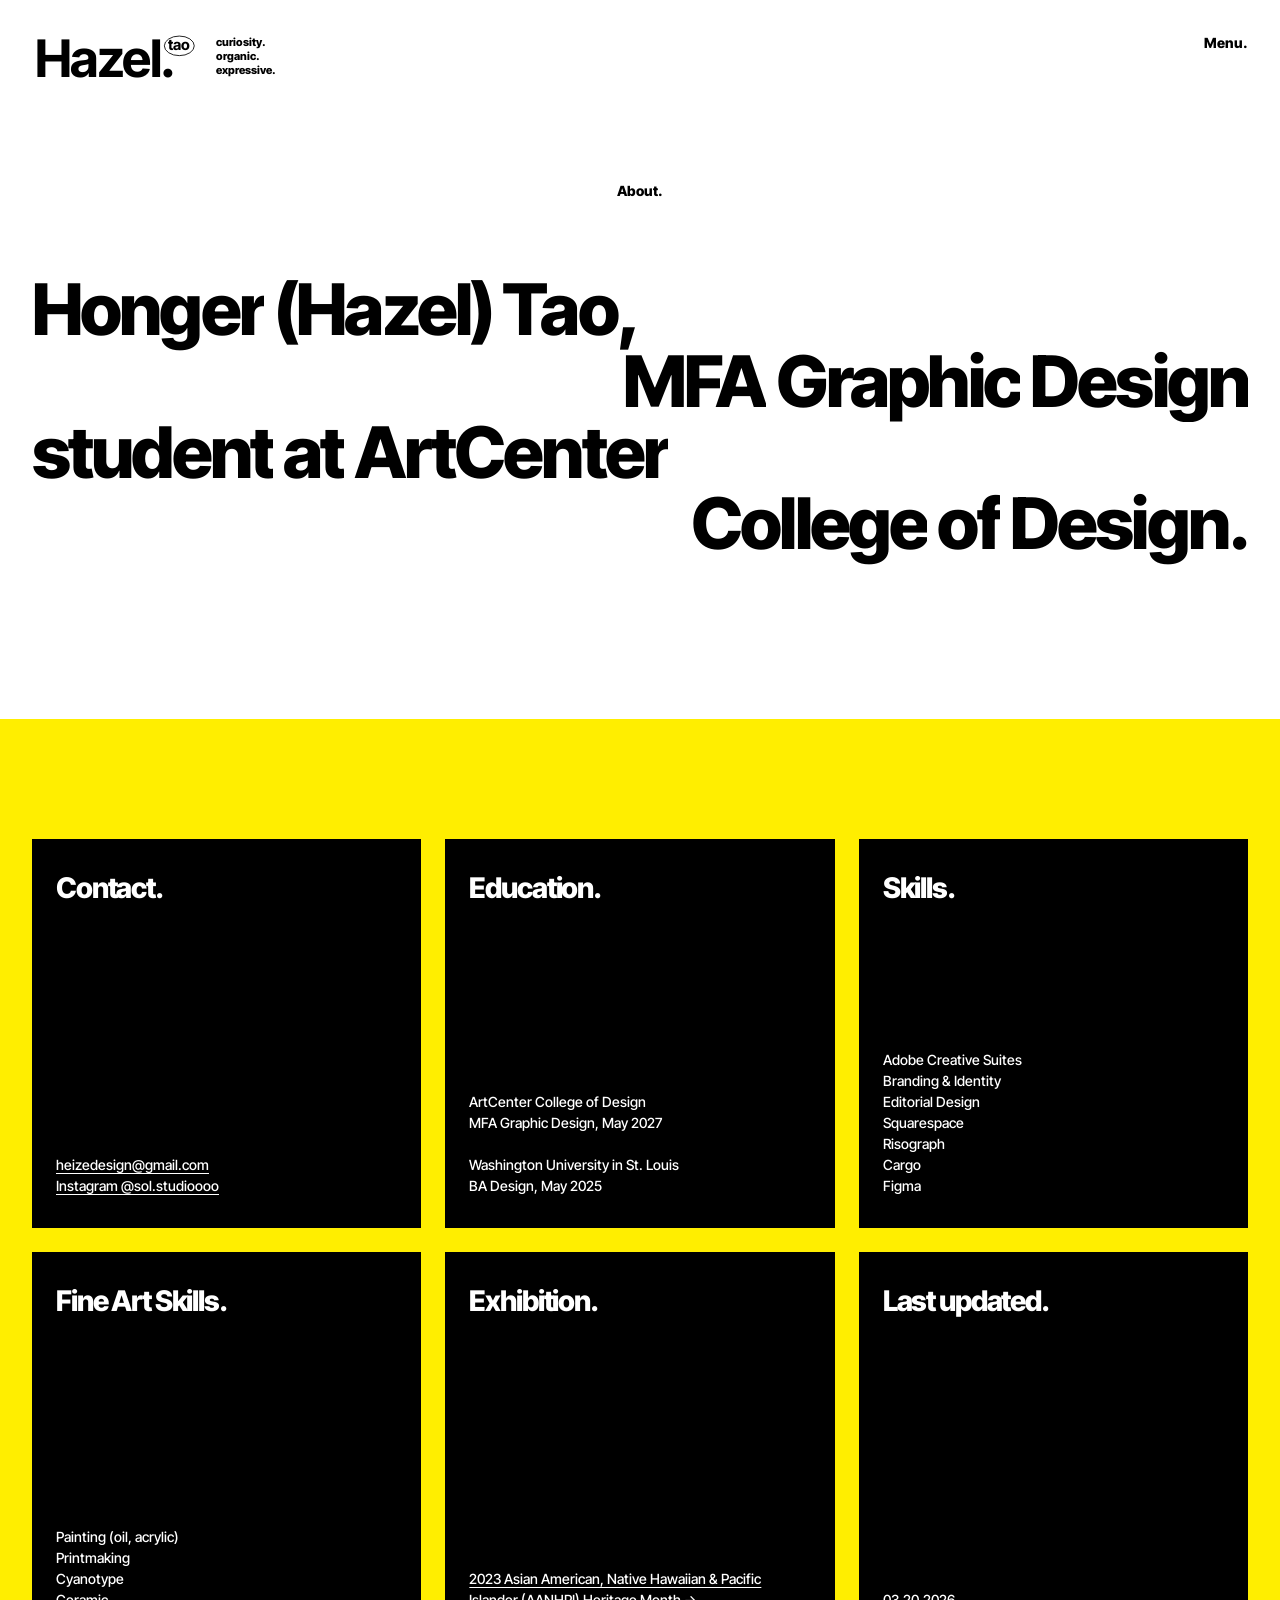
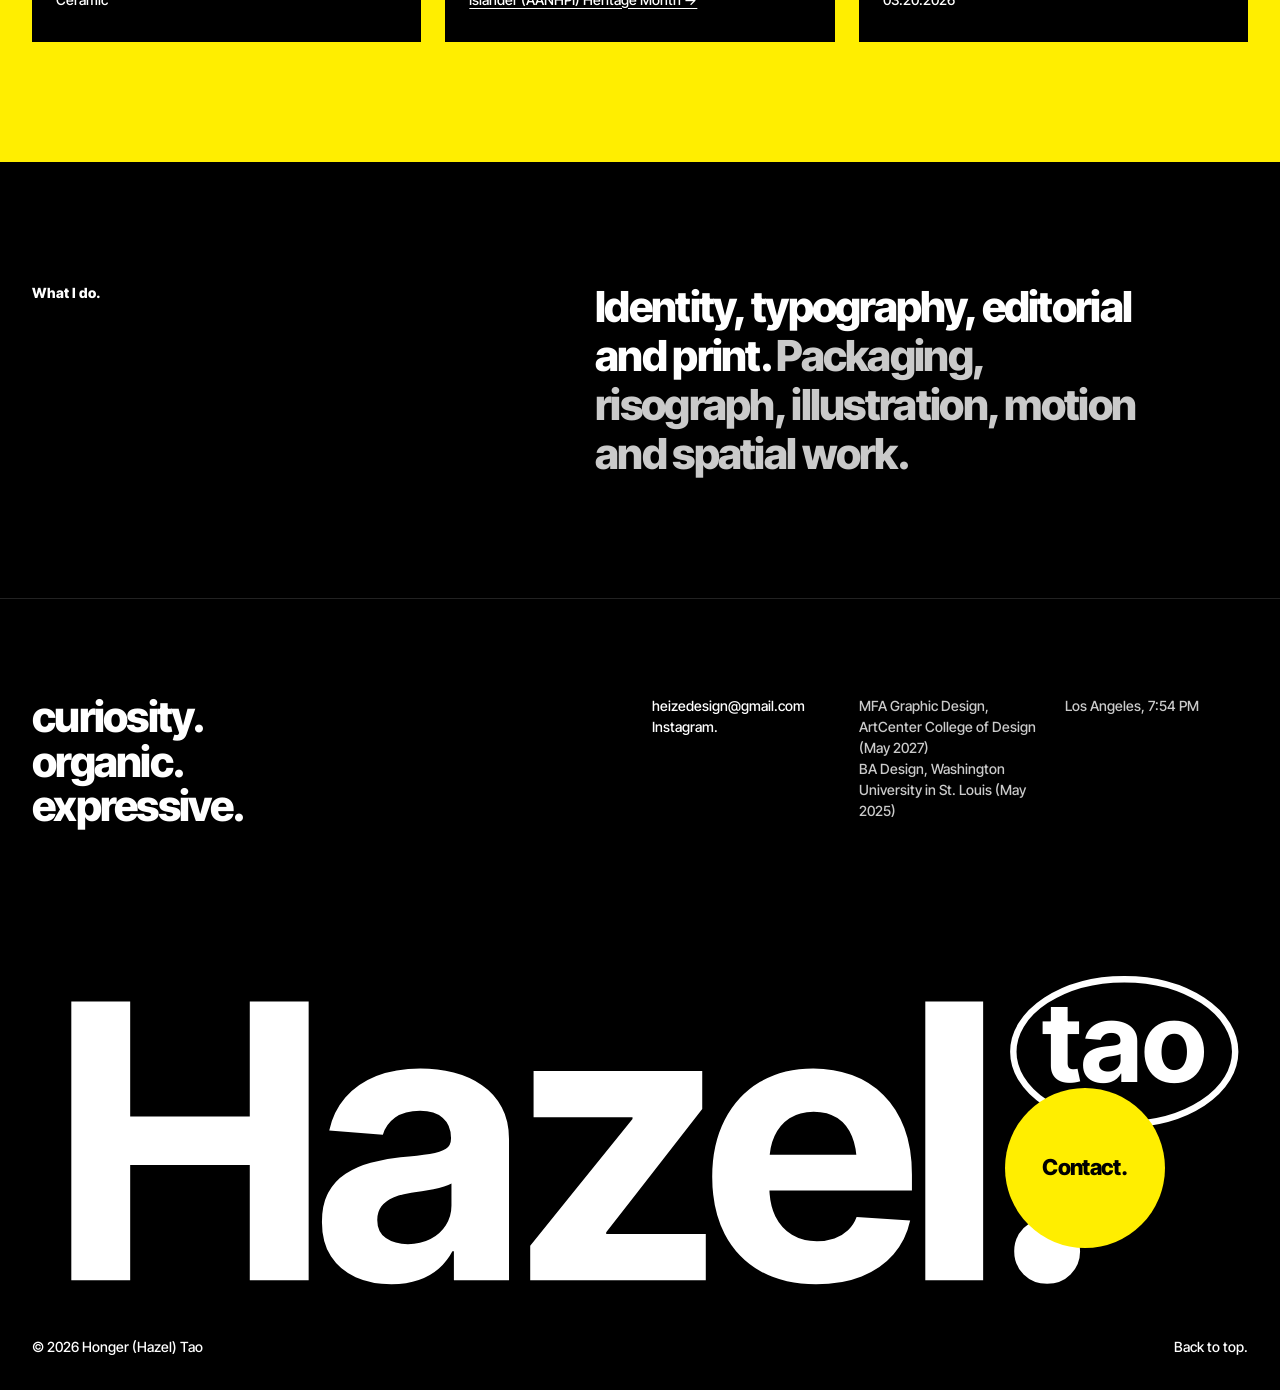
<file: about.html>
<!DOCTYPE html>
<html lang="en">
<head>
	<meta charset="utf-8">
	<meta name="viewport" content="width=device-width, initial-scale=1, viewport-fit=cover">
	<title>About — Hazel Tao</title>
	<meta name="description" content="Honger (Hazel) Tao — MFA Graphic Design, ArtCenter College of Design.">
	<meta name="theme-color" content="#ffffff">
	<link rel="icon" href="favicon.ico">
	<link rel="preconnect" href="https://fonts.googleapis.com">
	<link rel="preconnect" href="https://fonts.gstatic.com" crossorigin>
	<link rel="stylesheet" href="https://fonts.googleapis.com/css2?family=Inter+Tight:ital,wght@0,500;0,700;0,800;1,500;1,800&display=swap">
	<script>document.write('<link rel="stylesheet" href="style.css?t='+Math.floor(Date.now()/6e4)+'">')</script>
</head>
<body data-page="about">
<header class="site-header"></header>
<main class="main"></main>
<footer class="site-footer"></footer>
<script>(function(){var t=Math.floor(Date.now()/6e4);['data','sizes','about','site'].forEach(function(n){document.write('<script src="'+n+'.js?t='+t+'"><\/script>')})})();</script>
</body>
</html>
</file>
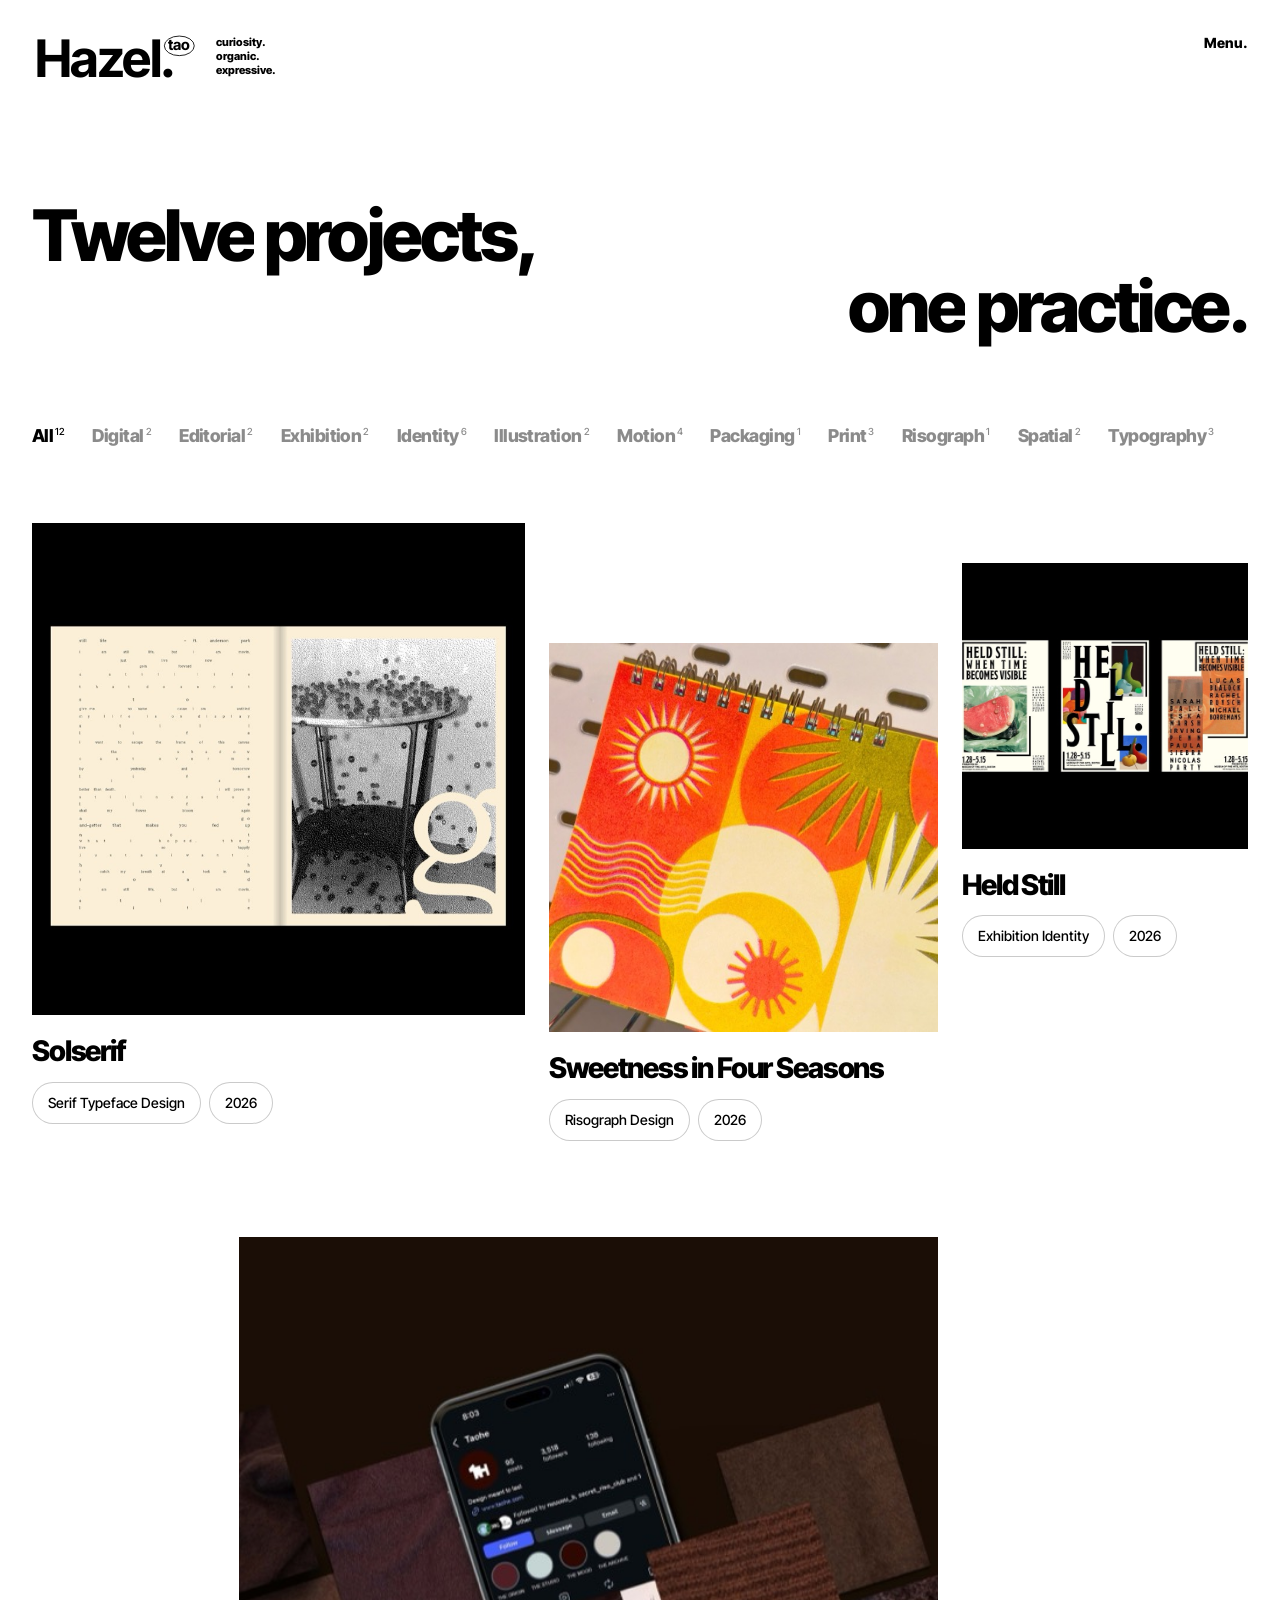
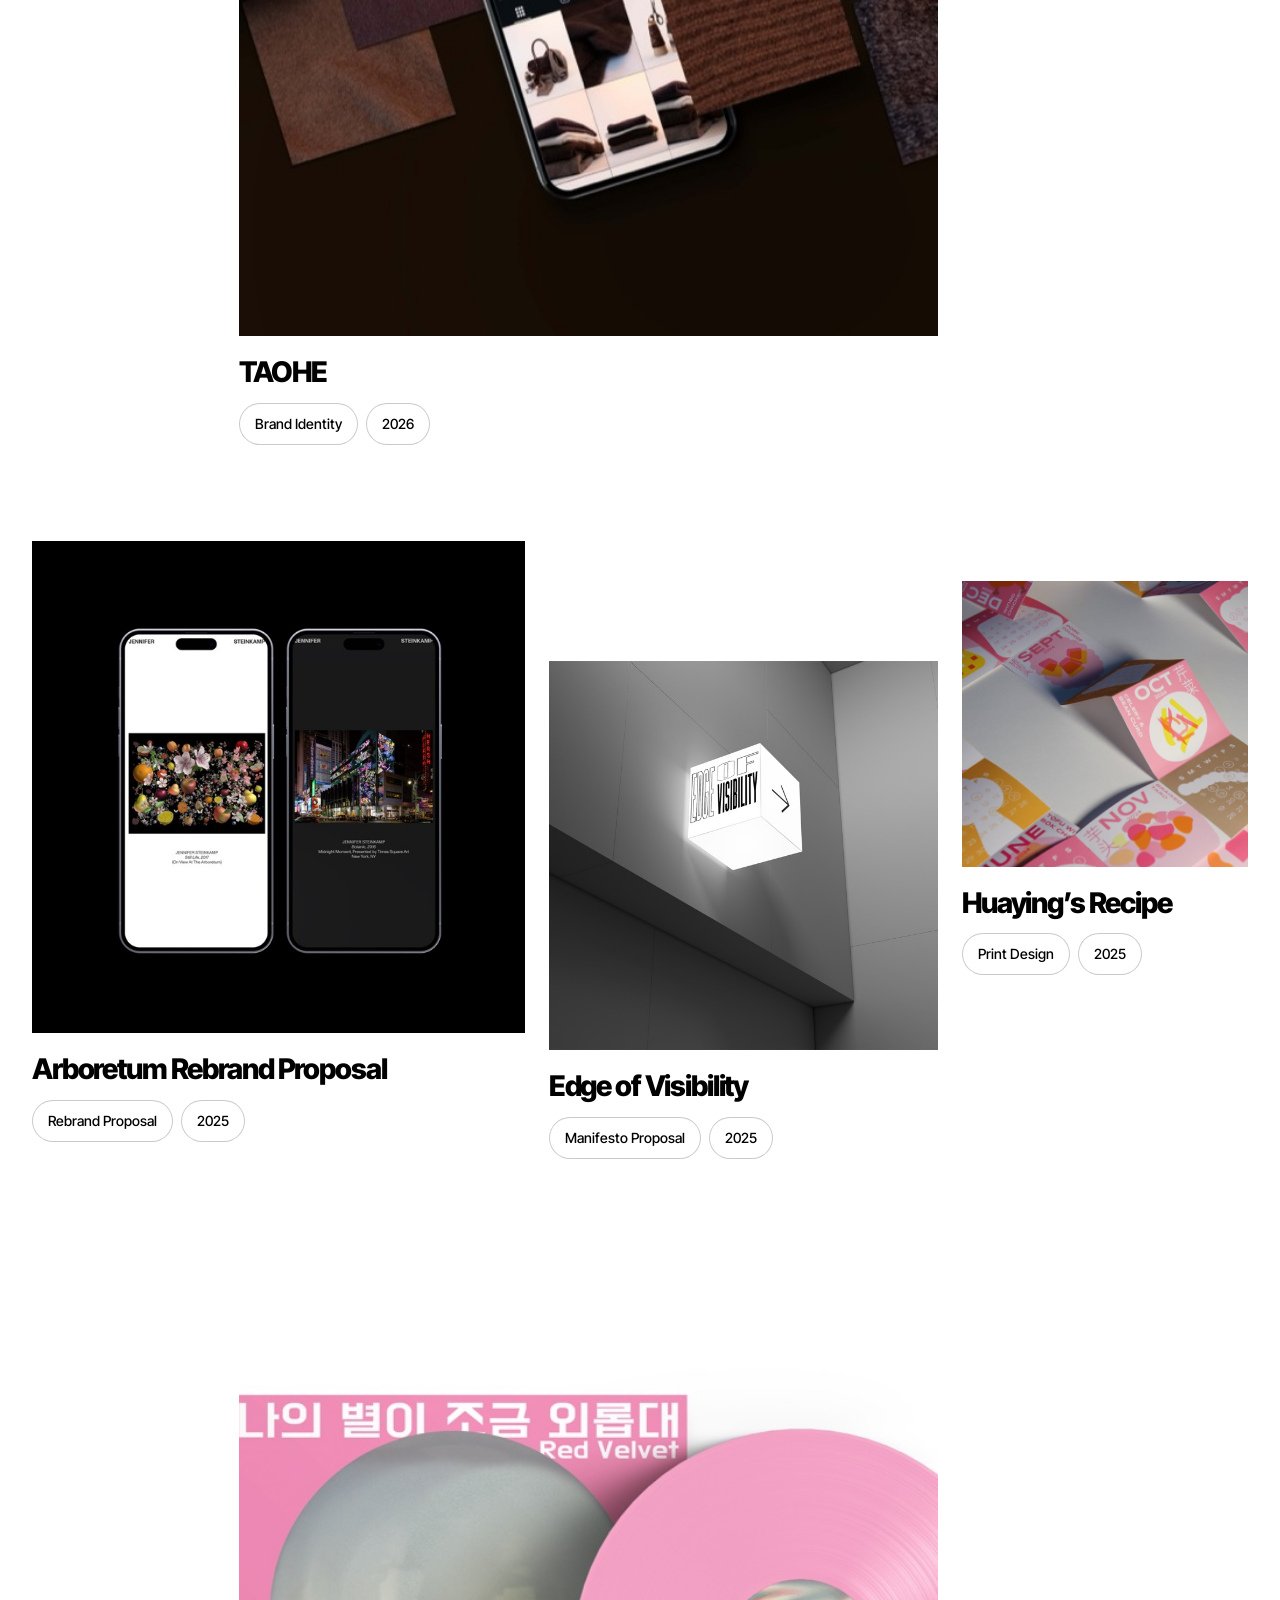
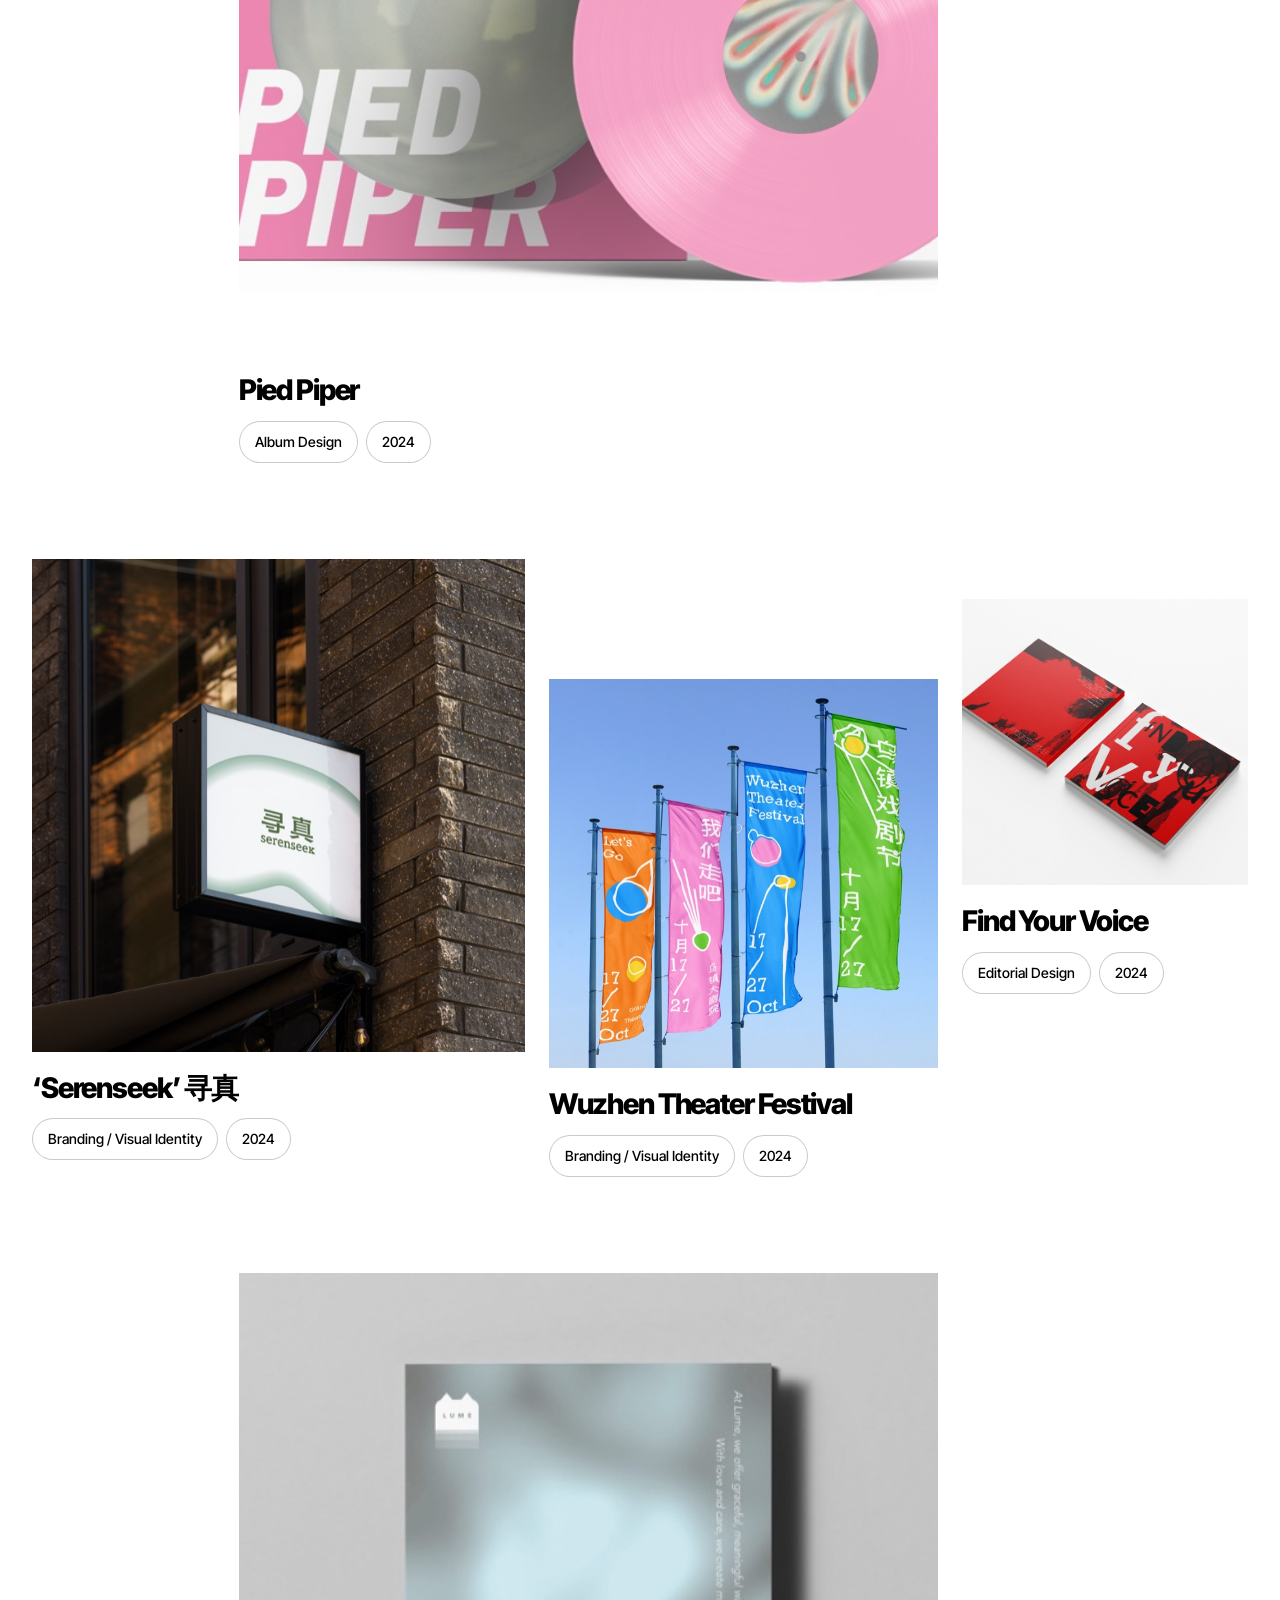
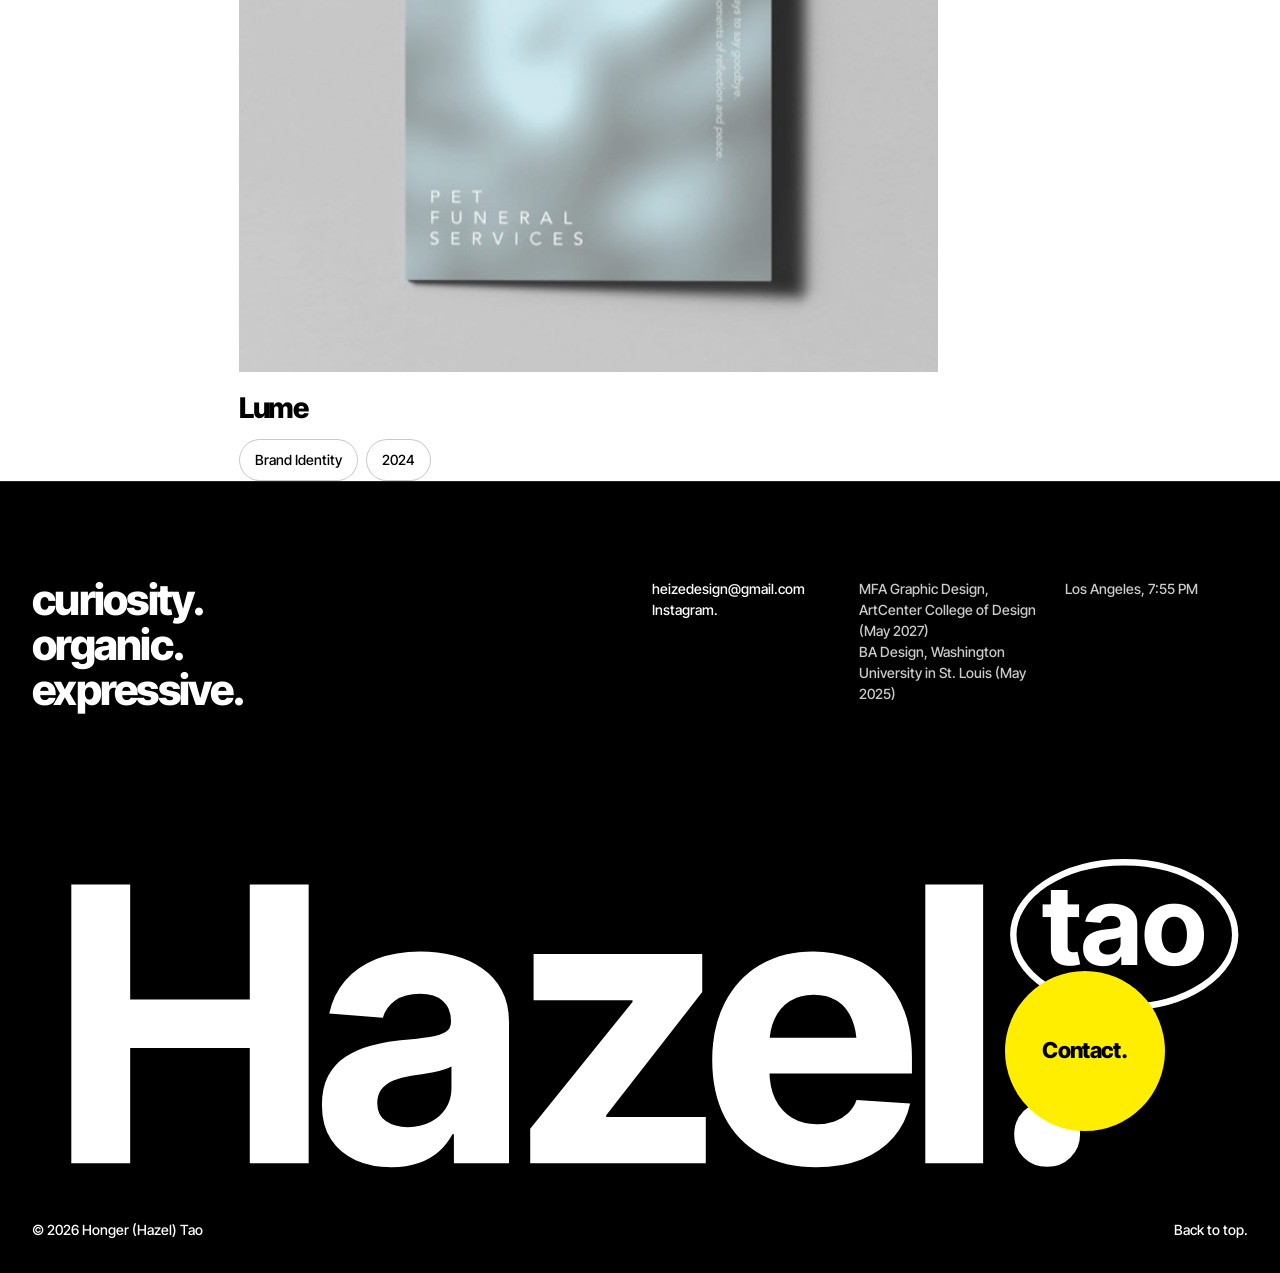
<file: list.html>
<!DOCTYPE html>
<html lang="en">
<head>
	<meta charset="utf-8">
	<meta name="viewport" content="width=device-width, initial-scale=1, viewport-fit=cover">
	<title>Projects — Hazel Tao</title>
	<meta name="description" content="Honger (Hazel) Tao — MFA Graphic Design, ArtCenter College of Design.">
	<meta name="theme-color" content="#ffffff">
	<link rel="icon" href="favicon.ico">
	<link rel="preconnect" href="https://fonts.googleapis.com">
	<link rel="preconnect" href="https://fonts.gstatic.com" crossorigin>
	<link rel="stylesheet" href="https://fonts.googleapis.com/css2?family=Inter+Tight:ital,wght@0,500;0,700;0,800;1,500;1,800&display=swap">
	<script>document.write('<link rel="stylesheet" href="style.css?t='+Math.floor(Date.now()/6e4)+'">')</script>
</head>
<body data-page="list">
<header class="site-header"></header>
<main class="main"></main>
<footer class="site-footer"></footer>
<script>(function(){var t=Math.floor(Date.now()/6e4);['data','sizes','about','site'].forEach(function(n){document.write('<script src="'+n+'.js?t='+t+'"><\/script>')})})();</script>
</body>
</html>
</file>
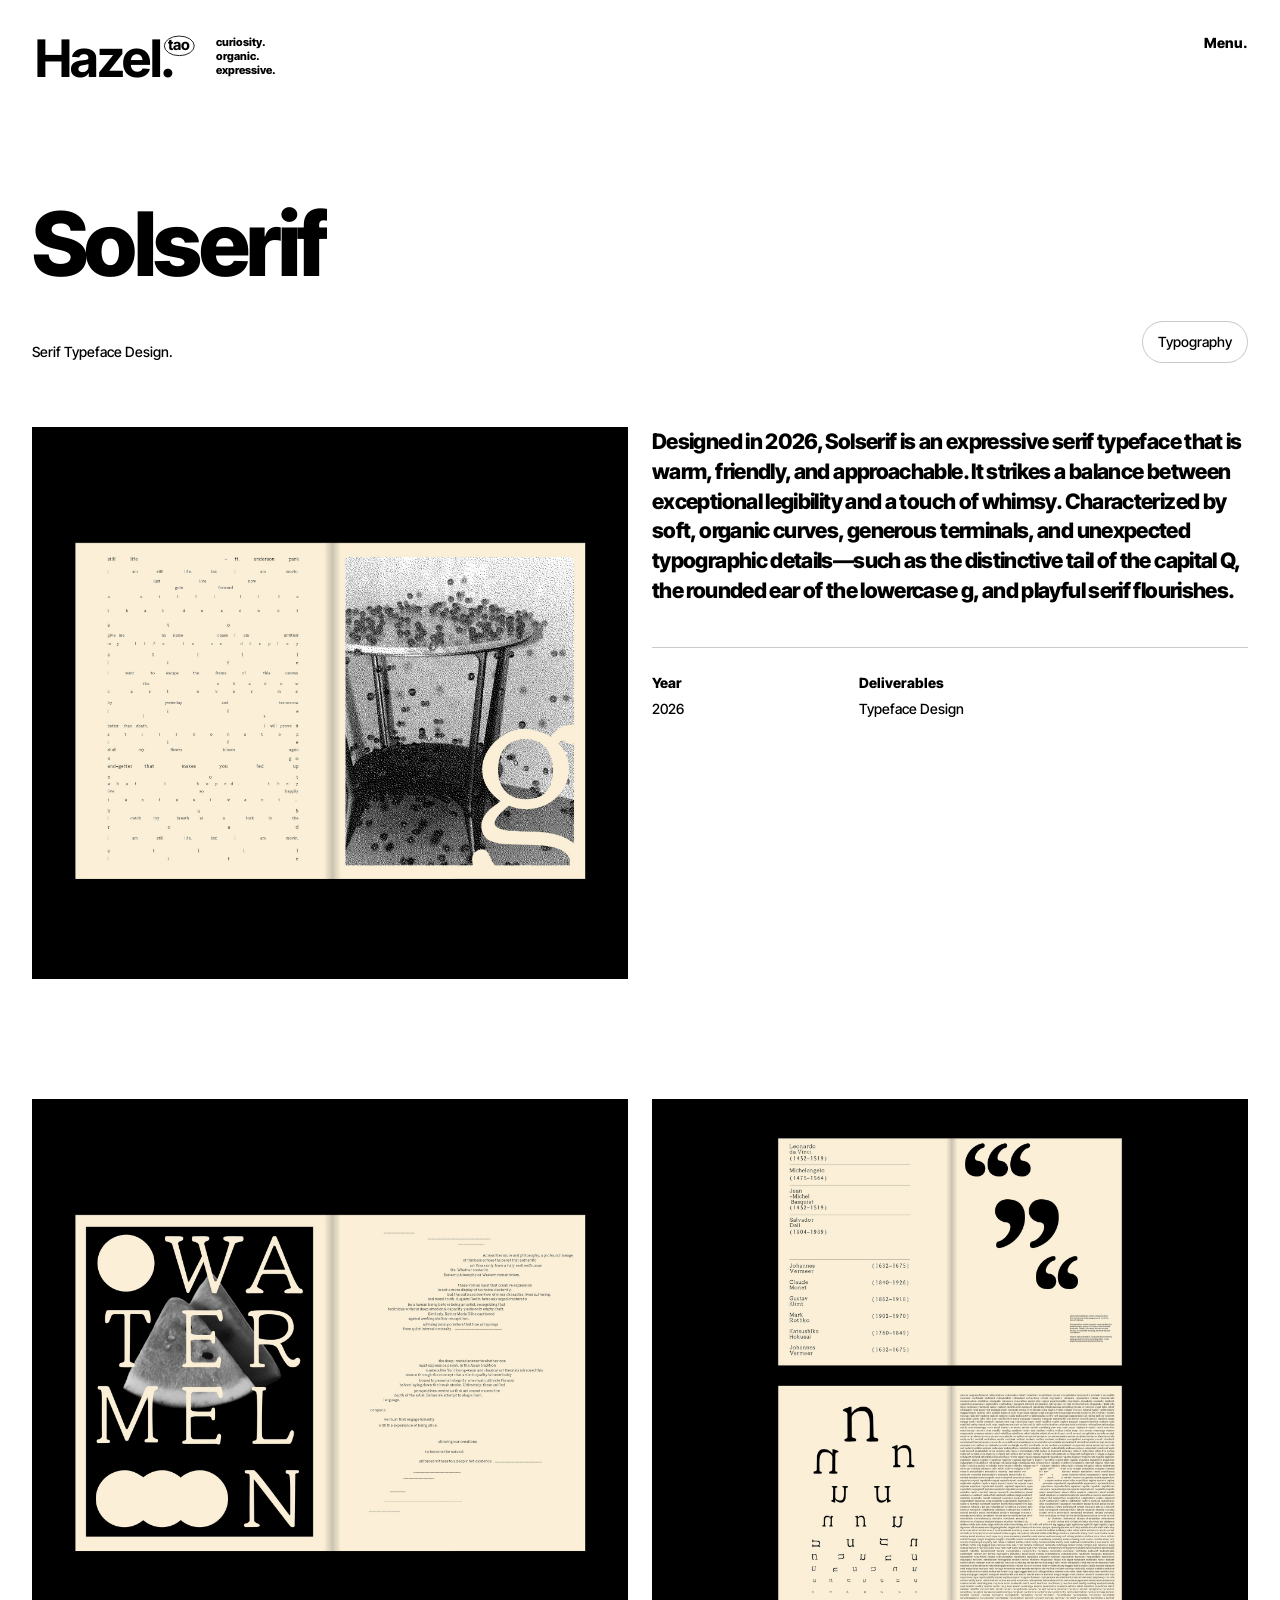
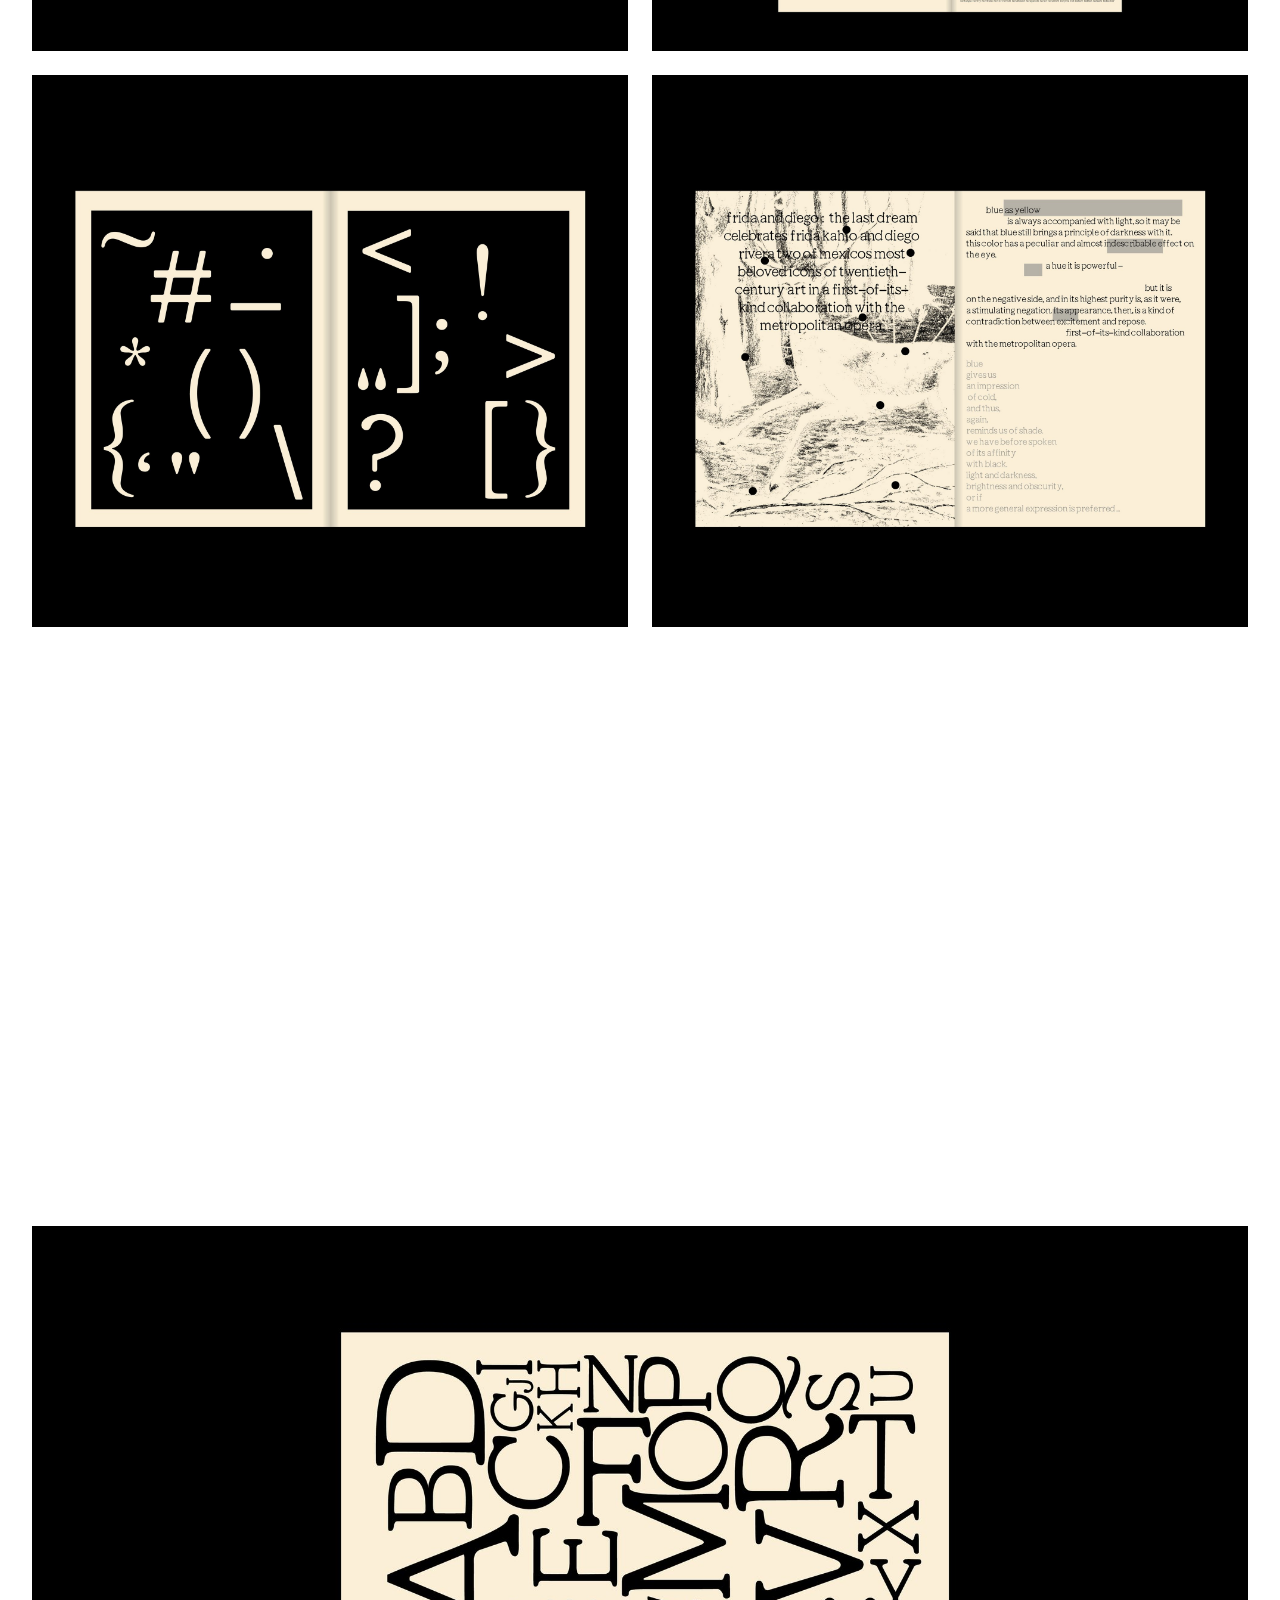
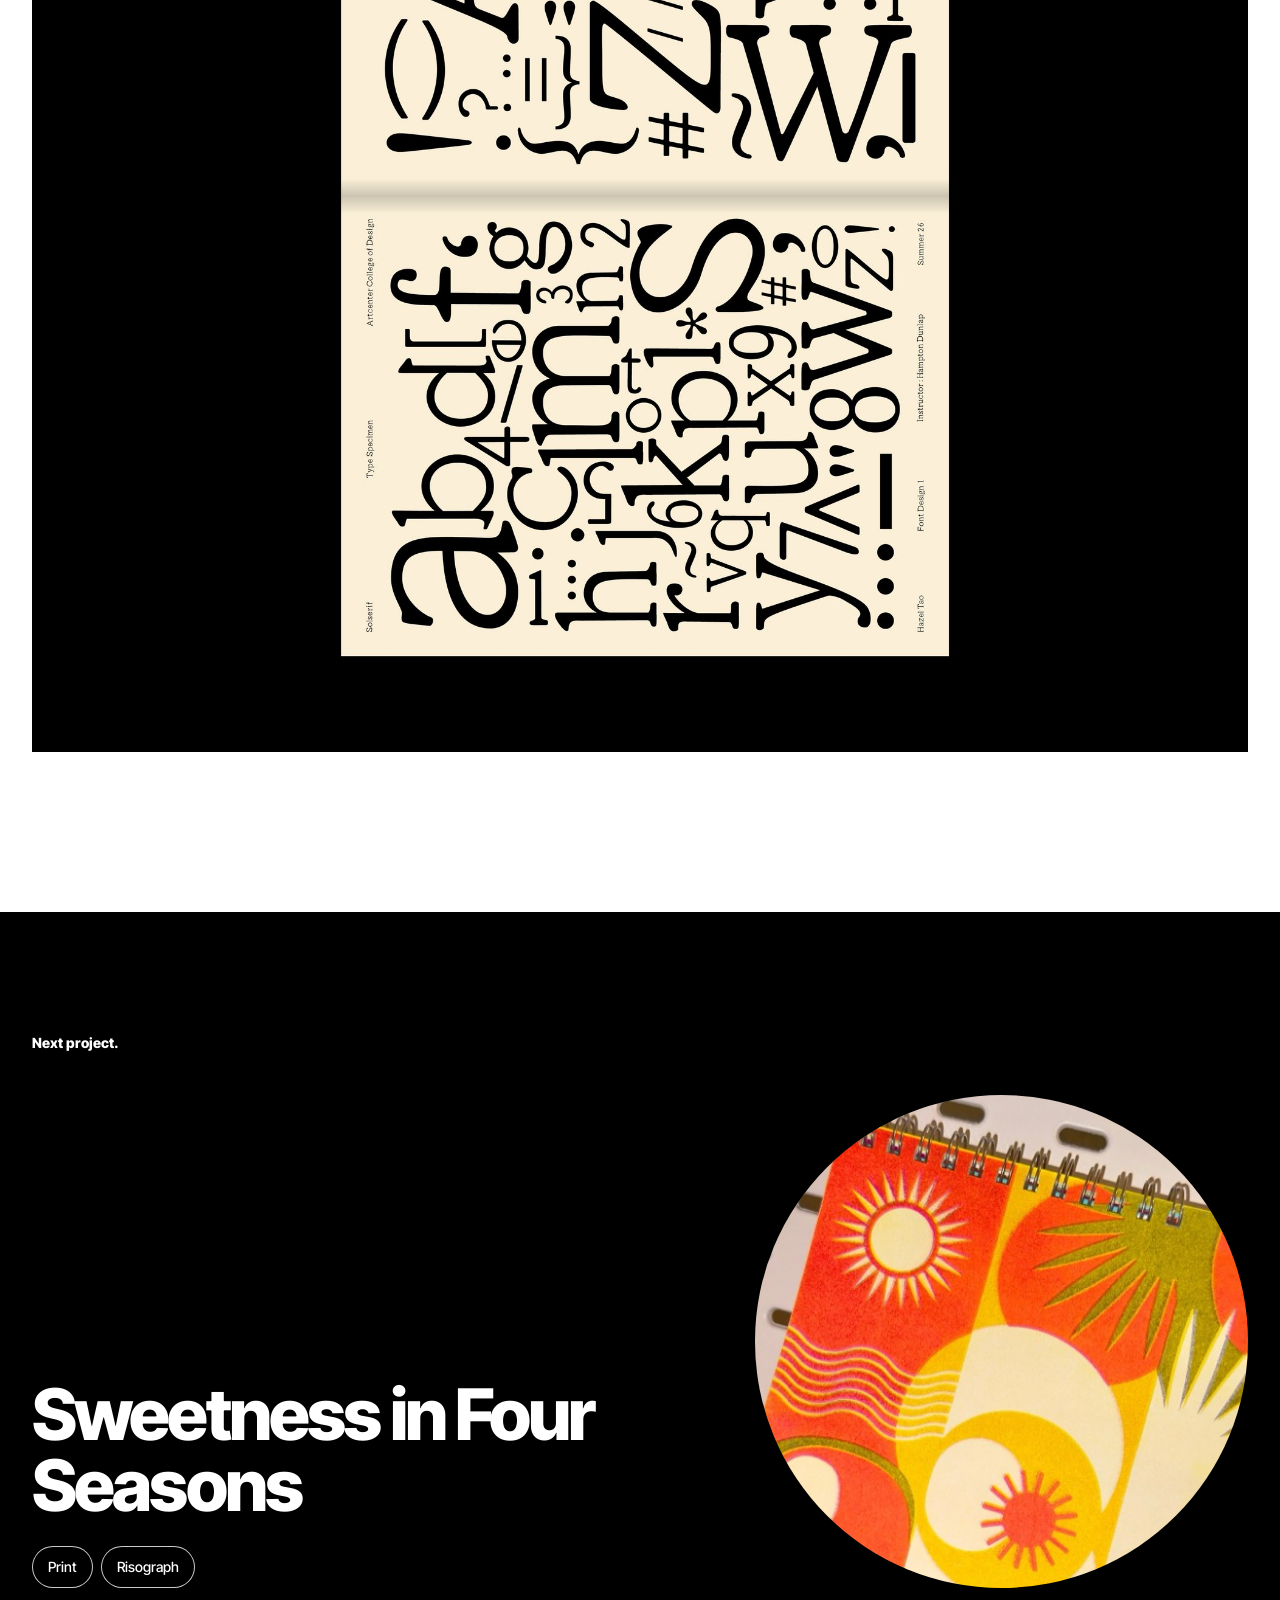
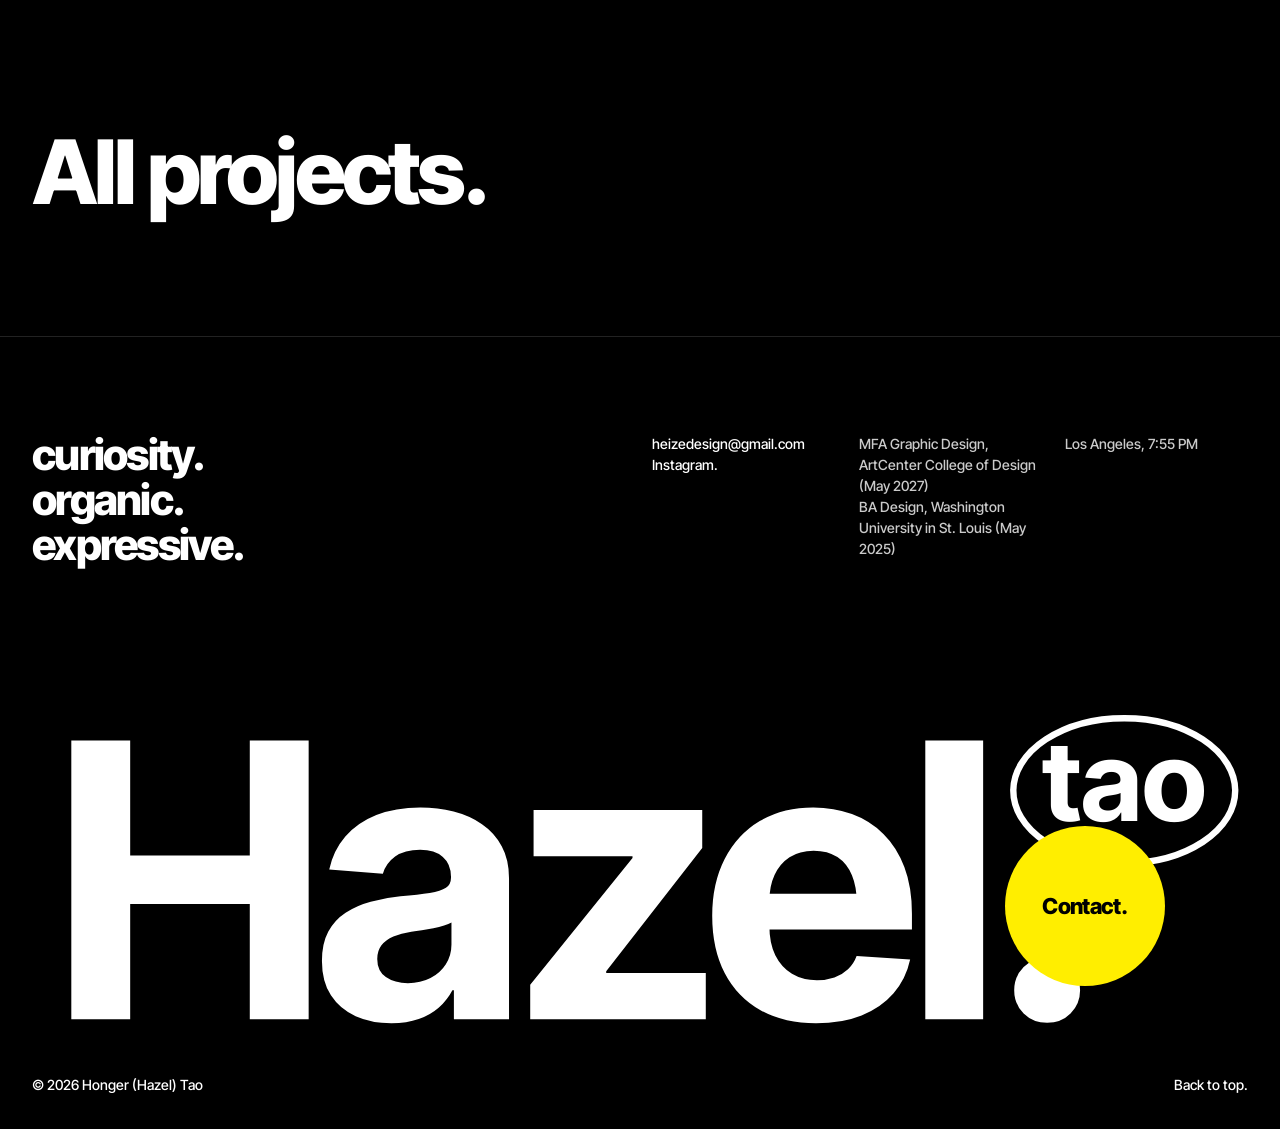
<file: project.html>
<!DOCTYPE html>
<html lang="en">
<head>
	<meta charset="utf-8">
	<meta name="viewport" content="width=device-width, initial-scale=1, viewport-fit=cover">
	<title>Hazel Tao</title>
	<meta name="description" content="Honger (Hazel) Tao — MFA Graphic Design, ArtCenter College of Design.">
	<meta name="theme-color" content="#ffffff">
	<link rel="icon" href="favicon.ico">
	<link rel="preconnect" href="https://fonts.googleapis.com">
	<link rel="preconnect" href="https://fonts.gstatic.com" crossorigin>
	<link rel="stylesheet" href="https://fonts.googleapis.com/css2?family=Inter+Tight:ital,wght@0,500;0,700;0,800;1,500;1,800&display=swap">
	<script>document.write('<link rel="stylesheet" href="style.css?t='+Math.floor(Date.now()/6e4)+'">')</script>
</head>
<body data-page="project">
<header class="site-header"></header>
<main class="main"></main>
<footer class="site-footer"></footer>
<script>(function(){var t=Math.floor(Date.now()/6e4);['data','sizes','about','site'].forEach(function(n){document.write('<script src="'+n+'.js?t='+t+'"><\/script>')})})();</script>
</body>
</html>
</file>
<file: style.css>
/* ===== 颜色、字体、间距：改这里就能调整整站 ===== */
:root {
	--black: #000000;
	--white: #ffffff;
	--grey: #cacaca;
	--yellow: #ffee00;      /* 唯一的强调色：菜单、光标、卡片区 */
	--font: "Inter Tight", "Helvetica Neue", Helvetica, Arial, sans-serif;
	--pad: 32px;            /* 页面左右留白 */
	--gap: 24px;            /* 栅格间距 */
	--ease: cubic-bezier(.165, .84, .44, 1);
	--ease-io: cubic-bezier(.77, 0, .175, 1);
}

* { box-sizing: border-box; }
html { -webkit-text-size-adjust: 100%; scroll-behavior: smooth; }
html.menu-open { overflow: hidden; }

body {
	margin: 0;
	background: var(--white);
	color: var(--black);
	font-family: var(--font);
	font-weight: 500;
	font-size: max(14px, calc(14 / 1440 * 100vw));
	line-height: 1.6;
	-webkit-font-smoothing: antialiased;
}

a { color: inherit; text-decoration: none; }
button { font: inherit; color: inherit; background: none; border: 0; padding: 0; cursor: pointer; }
img, video { display: block; width: 100%; height: auto; }
h1, h2, h3, p, ul, dl, dd, figure { margin: 0; padding: 0; }
ul { list-style: none; }
[hidden] { display: none !important; }
.grey { color: var(--grey); }

/* 字号（跟着屏幕宽度缩放，1440 宽时是括号里的像素） */
.t-xxl { font-size: max(48px, calc(100 / 1440 * 100vw)); line-height: 1; letter-spacing: -0.04em; font-weight: 800; }
.t-xl  { font-size: max(40px, calc(80 / 1440 * 100vw));  line-height: 1; letter-spacing: -0.04em; font-weight: 800; }
.t-l   { font-size: max(28px, calc(48 / 1440 * 100vw));  line-height: 1.15; letter-spacing: -0.04em; font-weight: 800; }
.t-m   { font-size: max(22px, calc(32 / 1440 * 100vw));  line-height: 1.2; letter-spacing: -0.04em; font-weight: 800; }

/* ---------- 页头 ---------- */
.site-header {
	position: absolute;
	top: 0; left: 0; right: 0;
	z-index: 20;
	display: flex;
	align-items: flex-start;
	gap: 20px;
	padding: var(--pad) var(--pad) 0;
}
.logo { display: block; color: var(--black); }
.logo-svg { display: block; width: 164px; height: auto; overflow: visible; }
.logo-svg text { font-family: var(--font); font-weight: 700; fill: currentColor; }
.tagline { font-size: 11px; line-height: 1.25; font-weight: 800; padding-top: 4px; }
.menu-btn { margin-left: auto; font-weight: 800; font-size: 14px; }
.menu-btn:hover { opacity: .5; }

/* 黄色全屏菜单 */
.menu {
	position: fixed;
	inset: 0;
	z-index: 40;
	display: flex;
	flex-direction: column;
	justify-content: space-between;
	padding: var(--pad);
	background: var(--yellow);
	clip-path: inset(0 0 100% 0);
	transition: clip-path .7s var(--ease-io);
}
.menu.open { clip-path: inset(0 0 0 0); }
.menu-top { display: flex; justify-content: space-between; align-items: flex-start; }
.menu-close { font-size: 40px; line-height: .7; font-weight: 500; }
.menu-links { display: flex; flex-direction: column; align-items: flex-end; }
.menu-links a {
	font-size: max(56px, calc(120 / 1440 * 100vw));
	line-height: 1;
	letter-spacing: -0.04em;
	font-weight: 800;
	transform: translateY(40px);
	opacity: 0;
	transition: transform .7s var(--ease), opacity .7s var(--ease);
}
.menu.open .menu-links a { transform: none; opacity: 1; }
.menu.open .menu-links a:nth-child(2) { transition-delay: .06s; }
.menu.open .menu-links a:nth-child(3) { transition-delay: .12s; }
.menu-links a:hover { font-style: italic; }

.main { min-height: 60vh; }

/* 标签胶囊 */
.pills { display: flex; flex-wrap: wrap; gap: 8px; }
.pills li {
	font-size: 14px;
	line-height: 1;
	padding: 14px 16px;
	border-radius: 999px;
	box-shadow: inset 0 0 0 1px var(--grey);
	white-space: nowrap;
}

/* 黑色区域 */
.dark { background: var(--black); color: var(--white); padding: 120px var(--pad); }
.label { font-size: 14px; font-weight: 800; margin-bottom: 40px; }

/* 逐字浮现 */
.words .w { display: inline-block; overflow: hidden; vertical-align: top; padding-bottom: .08em; margin-bottom: -.08em; }
.words .w > span { display: inline-block; transform: translateY(105%); transition: transform .9s var(--ease); }
.words.in .w > span { transform: none; }
.words .w:nth-child(4n+2) > span { transition-delay: .05s; }
.words .w:nth-child(4n+3) > span { transition-delay: .1s; }
.words .w:nth-child(4n+4) > span { transition-delay: .15s; }

/* 滚动浮现 */
.reveal { opacity: 0; transform: translateY(40px); transition: opacity 1s var(--ease), transform 1s var(--ease); }
.reveal.in { opacity: 1; transform: none; }

/* ---------- 首页 ---------- */
.hero {
	position: relative;
	display: grid;
	grid-template-columns: repeat(12, 1fr);
	column-gap: var(--gap);
	align-items: end;
	min-height: 92vh;
	padding: 180px var(--pad) 96px;
}
.hero h1 { grid-column: 1 / 9; }
.scroll-badge {
	position: absolute;
	right: var(--pad);
	bottom: 96px;
	display: grid;
	place-items: center;
	width: 140px;
	height: 140px;
	border-radius: 50%;
	background: var(--yellow);
	font-size: 22px;
	font-weight: 800;
	letter-spacing: -0.03em;
	animation: bob 3s var(--ease-io) infinite;
}
@keyframes bob { 50% { transform: translateY(-10px); } }

.featured { display: grid; gap: 160px; padding: 120px 0 180px; }
.feat {
	display: grid;
	grid-template-columns: repeat(12, 1fr);
	column-gap: var(--gap);
	align-items: end;
}
.feat-text { grid-column: 1 / 5; display: grid; gap: 16px; padding-bottom: 8px; }
.feat-text h3 a:hover { font-style: italic; }
.feat-sub { color: var(--grey); padding-right: 20%; }
.feat-text .pills { margin-top: 8px; }
.feat-img { grid-column: 5 / 13; display: block; background: var(--yellow); }
.arch {
	display: block;
	aspect-ratio: 4 / 3;
	overflow: hidden;
	will-change: clip-path;
}
.arch img, .arch video { width: 100%; height: 100%; object-fit: cover; transition: transform .8s var(--ease); }
.feat-img:hover .arch img, .feat-img:hover .arch video { transform: scale(1.05); }
.all-link { display: inline-block; }
.all-link:hover { font-style: italic; }

/* ---------- Projects 列表 ---------- */
.list-head { padding: 200px var(--pad) 80px; }
.list-head h1 span { display: block; }
.right { text-align: right; }
.filters { display: flex; flex-wrap: wrap; gap: 8px 28px; padding: 0 var(--pad) 72px; }
.filter {
	font-size: max(16px, calc(20 / 1440 * 100vw));
	letter-spacing: -0.03em;
	font-weight: 800;
	opacity: .45;
	transition: opacity .2s;
}
.filter sup { font-size: .55em; margin-left: 2px; font-weight: 500; }
.filter:hover, .filter.on { opacity: 1; }

.grid {
	display: grid;
	grid-template-columns: repeat(12, 1fr);
	gap: 96px var(--gap);
	padding: 0 var(--pad);
	align-items: start;
}
.card { display: grid; gap: 14px; }
/* 错落排布：宽度 5 / 4 / 3 / 7 …，部分往下错开 */
.card:nth-child(4n+1) { grid-column: span 5; }
.card:nth-child(4n+2) { grid-column: span 4; margin-top: 120px; }
.card:nth-child(4n+3) { grid-column: span 3; margin-top: 40px; }
.card:nth-child(4n+4) { grid-column: 3 / span 7; }
.grid.filtered .card { grid-column: span 4; margin-top: 0; }
.card-img { display: block; aspect-ratio: 1 / 1; overflow: hidden; background: var(--yellow); }
.card-img img, .card-img video { width: 100%; height: 100%; object-fit: cover; transition: transform .8s var(--ease); }
.card:hover .card-img img, .card:hover .card-img video { transform: scale(1.05); }
.card-title { font-size: max(22px, calc(32 / 1440 * 100vw)); line-height: 1.15; letter-spacing: -0.04em; font-weight: 800; margin-top: 6px; }

/* ---------- 项目页 ---------- */
.p-head { padding: 200px var(--pad) 64px; }
.p-head h1 { max-width: 14ch; }
.p-head-row { display: flex; justify-content: space-between; align-items: flex-end; gap: 24px; margin-top: 32px; flex-wrap: wrap; }
.p-head-row .pills { justify-content: flex-end; }

.p-intro {
	display: grid;
	grid-template-columns: repeat(12, 1fr);
	column-gap: var(--gap);
	row-gap: 48px;
	padding: 0 var(--pad) 120px;
	align-items: start;
}
.p-cover { grid-column: 1 / 7; }
.p-text { grid-column: 7 / 13; display: grid; gap: 1.1em; font-size: max(15px, calc(16 / 1440 * 100vw)); line-height: 1.6; }
.p-lead { font-size: max(18px, calc(24 / 1440 * 100vw)); line-height: 1.4; letter-spacing: -0.03em; font-weight: 800; }
.p-text a { text-decoration: underline; text-underline-offset: 3px; }
.p-meta { display: grid; grid-template-columns: repeat(3, 1fr); gap: 24px; margin-top: 24px; padding-top: 24px; border-top: 1px solid var(--grey); font-size: 14px; }
.p-meta dt { font-weight: 800; margin-bottom: 4px; }
.credits { font-size: 14px; color: #777; }

.p-media { display: grid; gap: var(--gap); padding: 0 var(--pad); }
.m-row { display: grid; gap: var(--gap); }
.m-2 { grid-template-columns: 1fr 1fr; align-items: start; }
.m-1 figure { width: 100%; }

.p-next { margin-top: 160px; }
.next { display: grid; grid-template-columns: repeat(12, 1fr); column-gap: var(--gap); align-items: end; margin-bottom: 140px; }
.next-text { grid-column: 1 / 7; display: grid; gap: 24px; }
.next-img { grid-column: 8 / 13; display: block; aspect-ratio: 1 / 1; overflow: hidden; background: var(--yellow); border-radius: 50%; }
.next-img img, .next-img video { width: 100%; height: 100%; object-fit: cover; transition: transform .8s var(--ease); }
.next:hover .next-img img { transform: scale(1.05); }
.next:hover .t-xl { font-style: italic; }

/* ---------- About ---------- */
.about-head { padding: 180px var(--pad) 160px; }
.about-kicker { text-align: center; font-weight: 800; margin-bottom: 72px; }
.statement span { display: block; }

.yellow { background: var(--yellow); padding: 120px var(--pad); }
.cards { display: grid; grid-template-columns: repeat(3, 1fr); gap: var(--gap); }
.info-card {
	aspect-ratio: 1 / 1;
	display: flex;
	flex-direction: column;
	justify-content: space-between;
	padding: 32px 24px;
	background: var(--black);
	color: var(--white);
	line-height: 1.5;
}
.info-card a { text-decoration: underline; text-underline-offset: 3px; }
.info-card a:hover { color: var(--yellow); }
.gap { display: inline-block; height: .6em; }
.practice .t-l { max-width: 20ch; margin-left: auto; margin-right: 8%; }
.practice { display: grid; grid-template-columns: 1fr 3fr; align-items: start; }

/* ---------- 页脚（黑色） ---------- */
.site-footer {
	position: relative;
	background: var(--black);
	color: var(--white);
	padding: 96px var(--pad) var(--pad);
	overflow: hidden;
	border-top: 1px solid #222;
}
.footer-top { display: grid; grid-template-columns: repeat(12, 1fr); column-gap: var(--gap); }
.footer-tag { grid-column: 1 / 5; font-size: max(28px, calc(48 / 1440 * 100vw)); line-height: 1.05; letter-spacing: -0.04em; font-weight: 800; }
.footer-info { grid-column: 7 / 13; display: grid; grid-template-columns: repeat(3, 1fr); gap: var(--gap); line-height: 1.5; }
.footer-info a:hover { color: var(--yellow); }
.footer-badge {
	position: absolute;
	right: 9%;
	bottom: 18%;
	z-index: 2;
	display: grid;
	place-items: center;
	width: 160px;
	height: 160px;
	border-radius: 50%;
	background: var(--yellow);
	color: var(--black);
	font-size: 22px;
	font-weight: 800;
	letter-spacing: -0.03em;
	transition: transform .5s var(--ease);
}
.footer-badge:hover { transform: rotate(-12deg) scale(1.05); }
.footer-logo { color: var(--white); margin: 120px 0 24px; }
.footer-logo .logo-svg { width: 100%; }
.footer-base { display: flex; justify-content: space-between; font-size: 14px; }
.footer-base a:hover { color: var(--yellow); }

/* ---------- 黄色光标 ---------- */
.cursor {
	position: fixed;
	top: 0; left: 0;
	z-index: 60;
	pointer-events: none;
	mix-blend-mode: normal;
}
.cursor span {
	position: absolute;
	left: 0; top: 0;
	display: grid;
	place-items: center;
	width: 12px;
	height: 12px;
	margin: -6px 0 0 -6px;
	border-radius: 50%;
	background: var(--yellow);
	color: transparent;
	font-weight: 800;
	font-size: 18px;
	letter-spacing: -0.03em;
	transition: width .32s var(--ease), height .32s var(--ease), margin .32s var(--ease), color .24s;
}
.cursor.big span { width: 120px; height: 120px; margin: -60px 0 0 -60px; color: var(--black); }
.cursor.gone { opacity: 0; }

/* ---------- 手机 ---------- */
@media (max-width: 760px) {
	:root { --pad: 16px; --gap: 12px; }
	.logo-svg { width: 120px; }
	.site-header { padding-top: 20px; }
	.tagline { display: none; }

	.hero { min-height: 80vh; padding-bottom: 180px; }
	.hero h1 { grid-column: 1 / 13; }
	.scroll-badge { width: 100px; height: 100px; font-size: 18px; bottom: 48px; }

	.dark { padding: 80px var(--pad); }
	.featured { gap: 80px; padding: 64px 0 100px; }
	.feat-text, .feat-img { grid-column: 1 / 13; }
	.feat-img { order: -1; margin-bottom: 20px; }

	.list-head { padding: 140px var(--pad) 48px; }
	.grid { gap: 56px var(--gap); }
	.card:nth-child(n), .grid.filtered .card { grid-column: 1 / 13; margin-top: 0; }

	.p-head { padding: 140px var(--pad) 40px; }
	.p-cover, .p-text { grid-column: 1 / 13; }
	.p-meta { grid-template-columns: 1fr 1fr; }
	.m-2 { grid-template-columns: 1fr; }
	.next-text, .next-img { grid-column: 1 / 13; }
	.next-img { order: -1; margin-bottom: 24px; }

	.about-head { padding: 140px var(--pad) 96px; }
	.yellow { padding: 64px var(--pad); }
	.cards { grid-template-columns: 1fr; }
	.info-card { aspect-ratio: auto; min-height: 240px; gap: 32px; }
	.practice { grid-template-columns: 1fr; }
	.practice .t-l { margin: 0; }

	.footer-tag, .footer-info { grid-column: 1 / 13; }
	.footer-info { grid-template-columns: 1fr; margin-top: 40px; }
	.footer-badge { width: 110px; height: 110px; font-size: 18px; right: 16px; bottom: 120px; }
	.footer-logo { margin-top: 80px; }
}

@media (prefers-reduced-motion: reduce) {
	.reveal, .words .w > span, .menu, .menu-links a { transition: none; transform: none; opacity: 1; }
	.scroll-badge { animation: none; }
}
</file>
